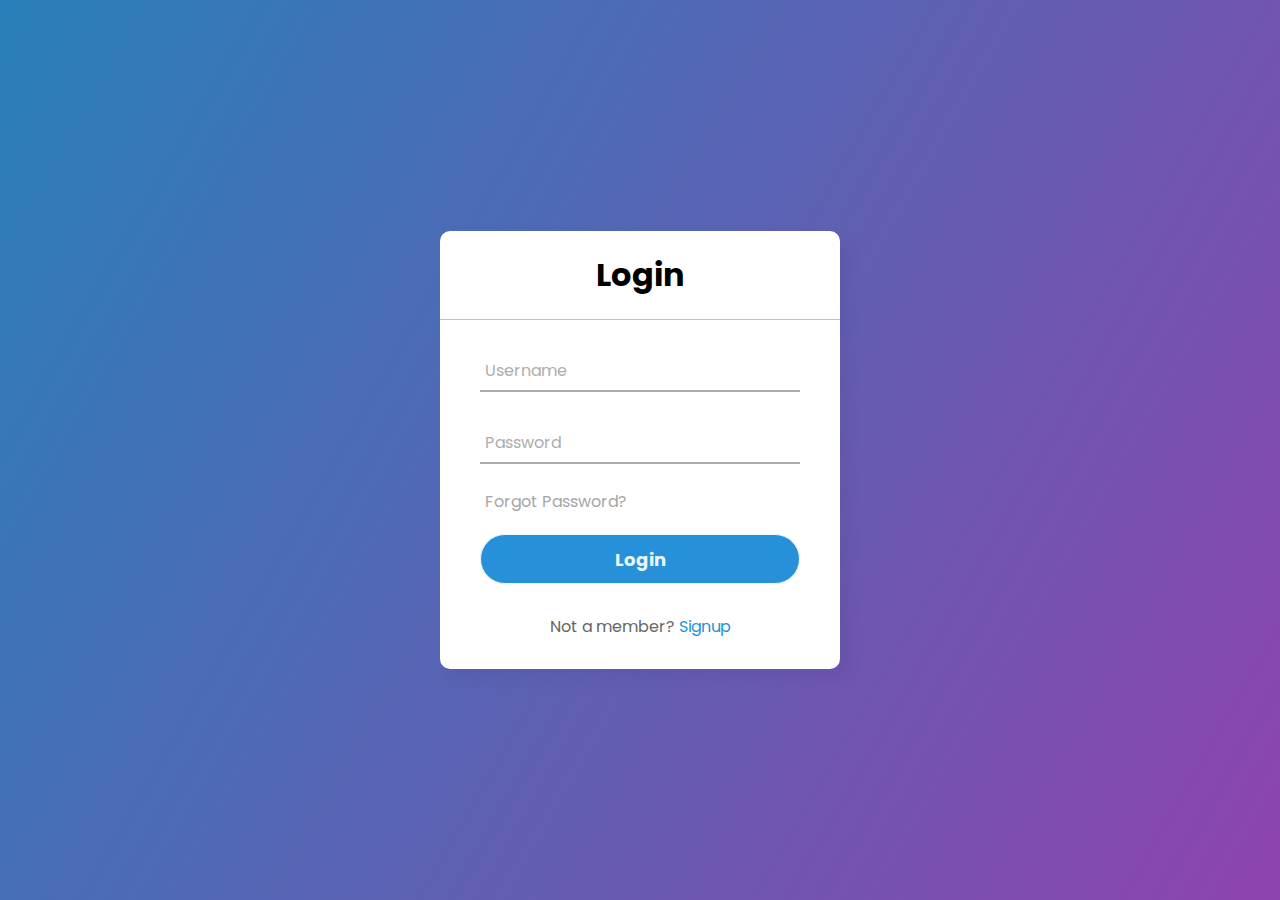
<file: Login Form - No JavaScript/index.html>
<!DOCTYPE html>

<html lang="en" dir="ltr">
  <head>
    <meta charset="utf-8">
    <title>Animated Login Form | ImJack1595</title>
    <link rel="stylesheet" href="style.css">
  </head>
  <body>
    <div class="center">
      <h1>Login</h1>
      <form method="post">
        <div class="txt_field">
          <input type="text" required>
          <span></span>
          <label>Username</label>
        </div>
        <div class="txt_field">
          <input type="password" required>
          <span></span>
          <label>Password</label>
        </div>
        <div class="pass">Forgot Password?</div>
        <input type="submit" value="Login">
        <div class="signup_link">
          Not a member? <a href="#">Signup</a>
        </div>
      </form>
    </div>

  </body>
</html>
</file>
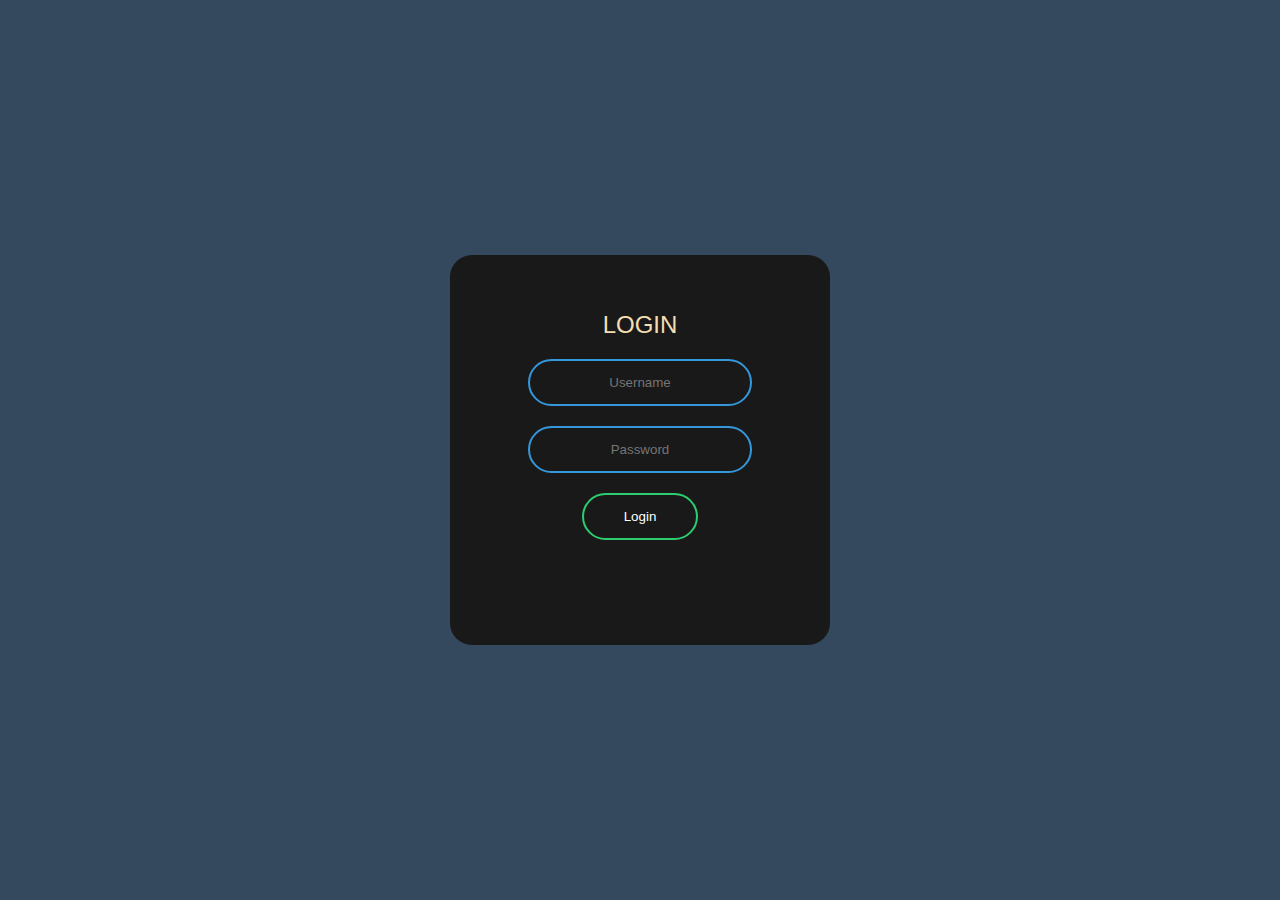
<file: Login form 2/index.html>
<!DOCTYPE html>
<html lang="en" dir="ltr">
  <head>
    <meta charset="utf-8">
    <title>َAnimated Login Form</title>
    <link rel="stylesheet" href="style.css">
  </head>
  <body>

<form class="box" action="index.html" method="post">
  <h1>Login</h1>
  <input type="text" name="" placeholder="Username">
  <input type="password" name="" placeholder="Password">
  <input type="submit" name="" value="Login">
</form>


  </body>
</html>
</file>
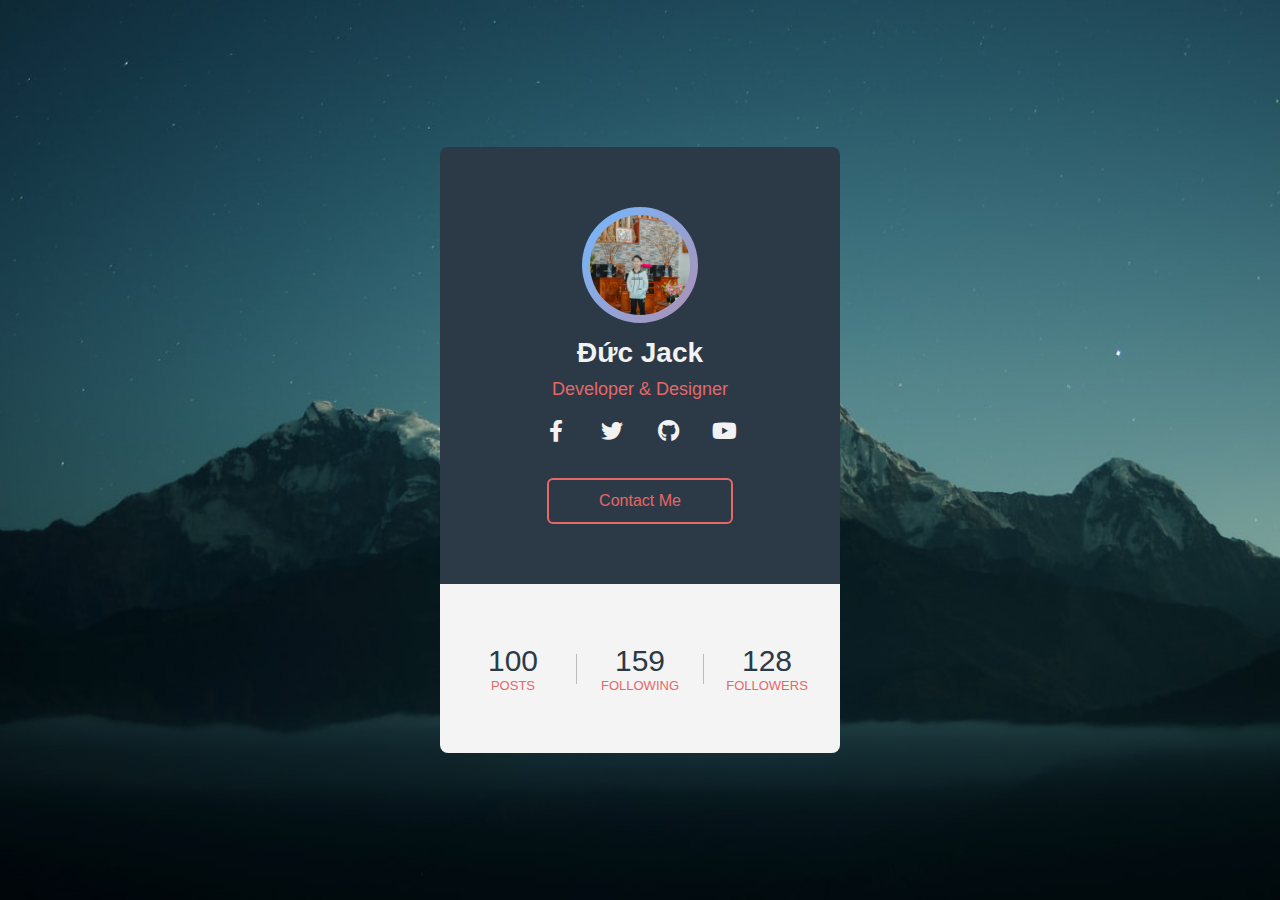
<file: profile card/index.html>
<!DOCTYPE html>
<html lang="en">
<head>
  <meta charset="UTF-8">
  <meta name="viewport" content="width=device-width, initial-scale=1.0">
  <title></title>
  <link rel="stylesheet" href="https://cdnjs.cloudflare.com/ajax/libs/font-awesome/5.14.0/css/all.min.css"/>
  <link rel="stylesheet" href="style.css">
</head>
<body>
  <div class="profile-card">
    <div class="card-header">
      <div class="pic">
        <img src="ava.jpg" alt="">
      </div>
      <div class="name">Đức Jack</div>
      <div class="desc">Developer & Designer</div>
      <div class="sm">
        <a href="#" class="fab fa-facebook-f"></a>
        <a href="#" class="fab fa-twitter"></a>
        <a href="#" class="fab fa-github"></a>
        <a href="#" class="fab fa-youtube"></a>
      </div>
      <a href="#" class="contact-btn">Contact Me</a>
    </div>
    <div class="card-footer">
      <div class="numbers">
        <div class="item">
          <span>100</span>
          Posts
        </div>
        <div class="border"></div>
        <div class="item">
          <span>159</span>
          Following
        </div>
        <div class="border"></div>
        <div class="item">
          <span>128</span>
          Followers
        </div>
      </div>
    </div>
  </div>
</body>
</html>
</file>
<file: Login Form - No JavaScript/style.css>
@import url('https://fonts.googleapis.com/css2?family=Noto+Sans:wght@700&family=Poppins:wght@400;500;600&display=swap');
*{
  margin: 0;
  padding: 0;
  box-sizing: border-box;
  font-family: "Poppins", sans-serif;
}
body{
  margin: 0;
  padding: 0;
  background: linear-gradient(120deg,#2980b9, #8e44ad);
  height: 100vh;
  overflow: hidden;
}
.center{
  position: absolute;
  top: 50%;
  left: 50%;
  transform: translate(-50%, -50%);
  width: 400px;
  background: white;
  border-radius: 10px;
  box-shadow: 10px 10px 15px rgba(0,0,0,0.05);
}
.center h1{
  text-align: center;
  padding: 20px 0;
  border-bottom: 1px solid silver;
}
.center form{
  padding: 0 40px;
  box-sizing: border-box;
}
form .txt_field{
  position: relative;
  border-bottom: 2px solid #adadad;
  margin: 30px 0;
}
.txt_field input{
  width: 100%;
  padding: 0 5px;
  height: 40px;
  font-size: 16px;
  border: none;
  background: none;
  outline: none;
}
.txt_field label{
  position: absolute;
  top: 50%;
  left: 5px;
  color: #adadad;
  transform: translateY(-50%);
  font-size: 16px;
  pointer-events: none;
  transition: .5s;
}
.txt_field span::before{
  content: '';
  position: absolute;
  top: 40px;
  left: 0;
  width: 0%;
  height: 2px;
  background: #2691d9;
  transition: .5s;
}
.txt_field input:focus ~ label,
.txt_field input:valid ~ label{
  top: -5px;
  color: #2691d9;
}
.txt_field input:focus ~ span::before,
.txt_field input:valid ~ span::before{
  width: 100%;
}
.pass{
  margin: -5px 0 20px 5px;
  color: #a6a6a6;
  cursor: pointer;
}
.pass:hover{
  text-decoration: underline;
}
input[type="submit"]{
  width: 100%;
  height: 50px;
  border: 1px solid;
  background: #2691d9;
  border-radius: 25px;
  font-size: 18px;
  color: #e9f4fb;
  font-weight: 700;
  cursor: pointer;
  outline: none;
}
input[type="submit"]:hover{
  border-color: #2691d9;
  transition: .5s;
}
.signup_link{
  margin: 30px 0;
  text-align: center;
  font-size: 16px;
  color: #666666;
}
.signup_link a{
  color: #2691d9;
  text-decoration: none;
}
.signup_link a:hover{
  text-decoration: underline;
}
</file>
<file: Login form 2/style.css>
body{
  margin: 0;
  padding: 0;
  font-family: sans-serif;
  background: #34495e;
  
}
.box{
  width: 300px;
  padding: 40px;
  position: absolute;
  top: 50%;
  left: 50%;
  transform: translate(-50%,-50%);
  background: #191919;
  text-align: center;
  border-radius: 22px;
  height: 310px;
}
.box h1{
  color: wheat;
  text-transform: uppercase;
  font-weight: 500;
  font-size: 24px;

  
}
.box input[type = "text"],.box input[type = "password"]{
  border:0;
  background: none;
  display: block;
  margin: 20px auto;
  text-align: center;
  border: 2px solid #3498db;
  padding: 14px 10px;
  width: 200px;
  outline: none;
  color: white;
  border-radius: 24px;
  transition: 0.25s;
}
.box input[type = "text"]:focus,.box input[type = "password"]:focus{
  width: 280px;
  border-color: red;
}
.box input[type = "submit"]{
  border:0;
  background: none;
  display: block;
  margin: 20px auto;
  text-align: center;
  border: 2px solid #2ecc71;
  padding: 14px 40px;
  outline: none;
  color: white;
  border-radius: 24px;
  transition: 0.25s;
  cursor: pointer;
}
.box input[type = "submit"]:hover{
  background: #2ecc71;
}
</file>
<file: profile card/style.css>
*{
  margin: 0;
  padding: 0;
  font-family: "Ubuntu", sans-serif;
  box-sizing: border-box;
  text-decoration: none;
}

body{
  height: 100vh;
  background: url(bg.jpg) no-repeat center;
  background-size: cover;
  display: flex;
  align-items: center;
  justify-content: center;
}

.profile-card{
  width: 400px;
  text-align: center;
  border-radius: 8px;
  overflow: hidden;
}

.card-header{
  background: #2c3a47;
  padding: 60px 40px;
}

.pic{
  display: inline-block;
  padding: 8px;
  background: linear-gradient(130deg, #74b9ff, #e66767);
  margin: auto;
  border-radius: 50%;
  background-size: 200% 200%;
  animation: animated-gradient 2s linear infinite;
}

@keyframes animated-gradient{
  25%{
    background-position: left bottom;
  }
  50%{
    background-position: right bottom;
  }
  75%{
    background-position: right top;
  }
  100%{
    background-position: left top;
  }
}

.pic img{
  display: block;
  width: 100px;
  height: 100px;
  border-radius: 50%;
}

.name{
  color: #f2f2f2;
  font-size: 28px;
  font-weight: 600;
  margin: 10px 0;
}

.desc{
  font-size: 18px;
  color: #e66767;
}

.sm{
  display: flex;
  justify-content: center;
  margin: 20px 0;
}

.sm a{
  color: #f2f2f2;
  width: 56px;
  font-size: 22px;
  transition: .3s linear;
}

.sm a:hover{
  color: #e66767;
}

.contact-btn{
  display: inline-block;
  padding: 12px 50px;
  color: #e66767;
  border: 2px solid #e66767;
  border-radius: 6px;
  margin-top: 16px;
  transition: .3s linear;
}

.contact-btn:hover{
  background: #e66767;
  color: #f2f2f2;
}

.card-footer{
  background: #f4f4f4;
  padding: 60px 10px;
}

.numbers{
  display: flex;
  align-items: center;
}

.item{
  flex: 1;
  text-transform: uppercase;
  font-size: 13px;
  color: #e66767;
}

.item span{
  display: block;
  color: #2c3a47;
  font-size: 30px;
}

.border{
  width: 1px;
  height: 30px;
  background: #bbb;
}
</file>
